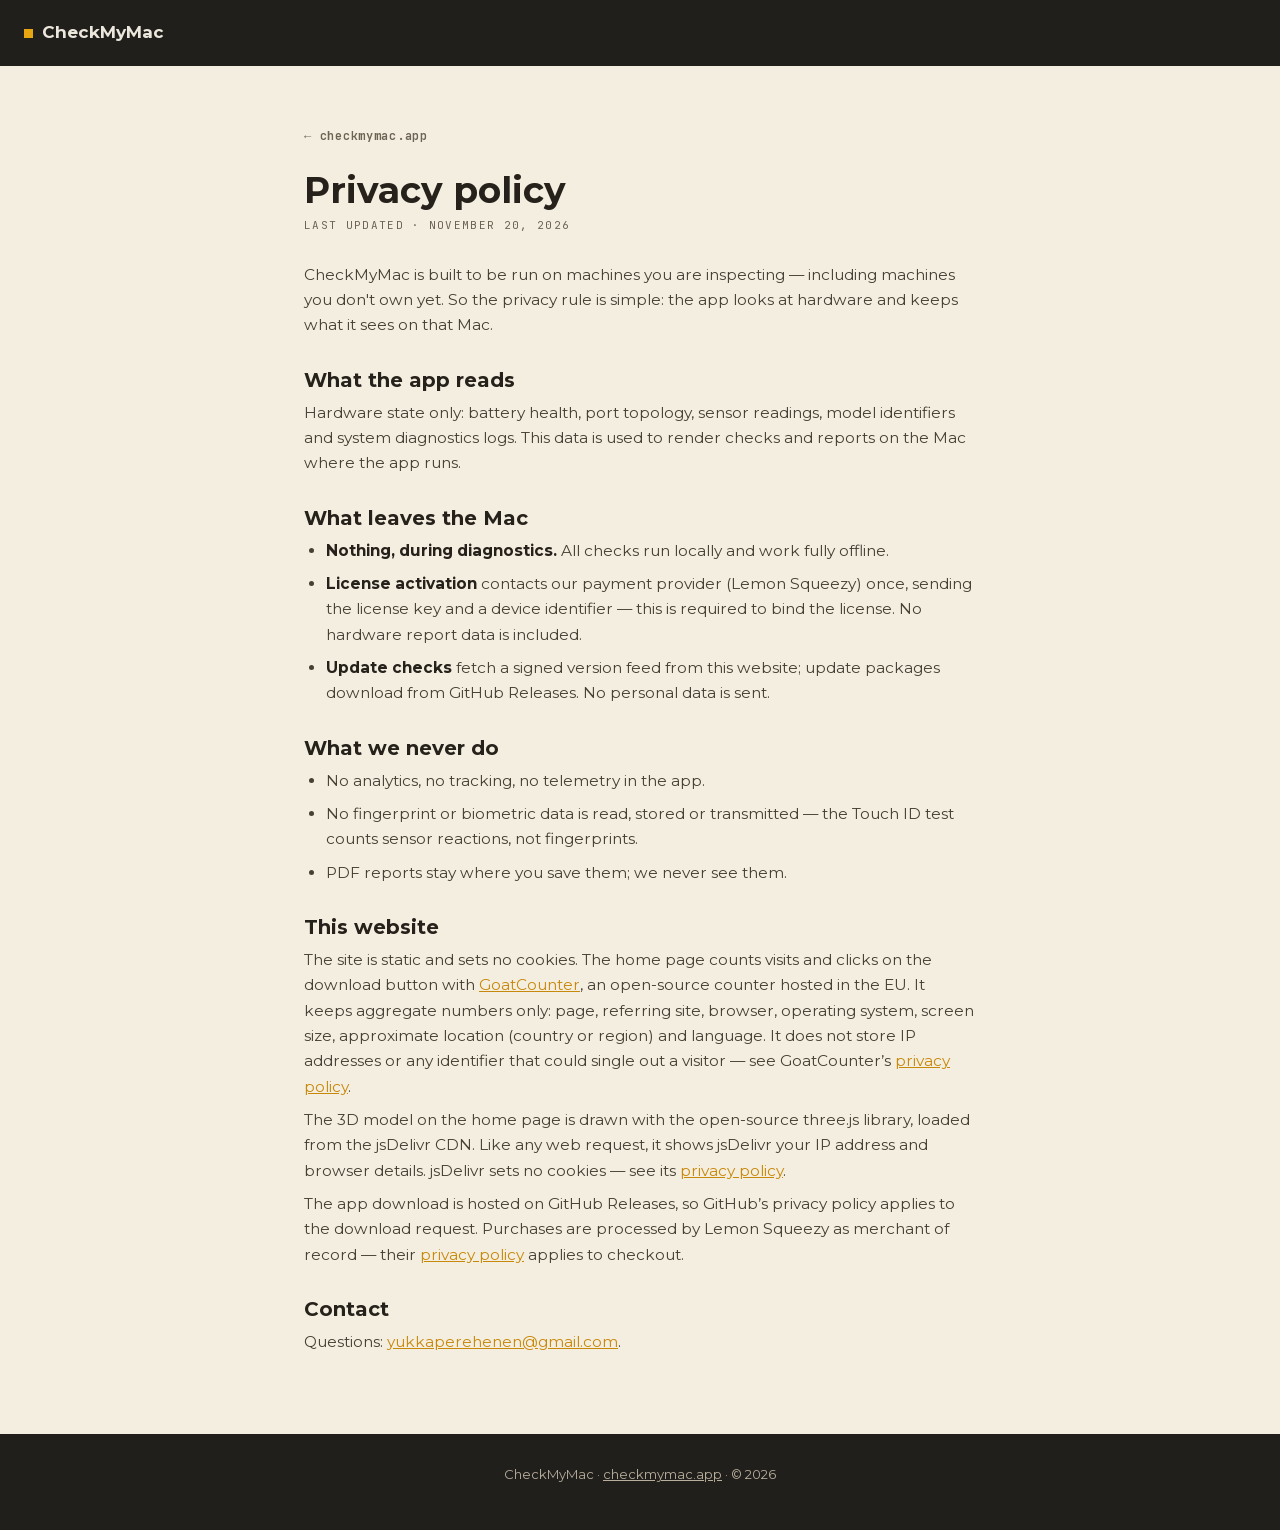
<file: privacy.html>
<!DOCTYPE html>
<html lang="en">
<head>
<meta charset="utf-8">
<meta name="viewport" content="width=device-width, initial-scale=1">
<title>Privacy — CheckMyMac</title>
<link rel="icon" type="image/png" sizes="32x32" href="/favicon-32.png">
<link rel="stylesheet" href="legal.css?v=20261120">
</head>
<body>
<header class="legal-nav"><a href="/">CheckMyMac</a></header>
<main class="legal">
  <a class="back" href="/">&larr; checkmymac.app</a>
  <h1>Privacy policy</h1>
  <p class="updated">LAST UPDATED &middot; NOVEMBER 20, 2026</p>

  <p>CheckMyMac is built to be run on machines you are inspecting — including machines you don't own yet. So the privacy rule is simple: the app looks at hardware and keeps what it sees on that Mac.</p>

  <h2>What the app reads</h2>
  <p>Hardware state only: battery health, port topology, sensor readings, model identifiers and system diagnostics logs. This data is used to render checks and reports on the Mac where the app runs.</p>

  <h2>What leaves the Mac</h2>
  <ul>
    <li><b>Nothing, during diagnostics.</b> All checks run locally and work fully offline.</li>
    <li><b>License activation</b> contacts our payment provider (Lemon Squeezy) once, sending the license key and a device identifier — this is required to bind the license. No hardware report data is included.</li>
    <li><b>Update checks</b> fetch a signed version feed from this website; update packages download from GitHub Releases. No personal data is sent.</li>
  </ul>

  <h2>What we never do</h2>
  <ul>
    <li>No analytics, no tracking, no telemetry in the app.</li>
    <li>No fingerprint or biometric data is read, stored or transmitted — the Touch ID test counts sensor reactions, not fingerprints.</li>
    <li>PDF reports stay where you save them; we never see them.</li>
  </ul>

  <h2>This website</h2>
  <p>The site is static and sets no cookies. The home page counts visits and clicks on the download button with <a href="https://www.goatcounter.com/">GoatCounter</a>, an open-source counter hosted in the EU. It keeps aggregate numbers only: page, referring site, browser, operating system, screen size, approximate location (country or region) and language. It does not store IP addresses or any identifier that could single out a visitor — see GoatCounter’s <a href="https://www.goatcounter.com/help/privacy">privacy policy</a>.</p>
  <p>The 3D model on the home page is drawn with the open-source three.js library, loaded from the jsDelivr CDN. Like any web request, it shows jsDelivr your IP address and browser details. jsDelivr sets no cookies — see its <a href="https://www.jsdelivr.com/terms/privacy-policy">privacy policy</a>.</p>
  <p>The app download is hosted on GitHub Releases, so GitHub’s privacy policy applies to the download request. Purchases are processed by Lemon Squeezy as merchant of record — their <a href="https://www.lemonsqueezy.com/privacy">privacy policy</a> applies to checkout.</p>

  <h2>Contact</h2>
  <p>Questions: <a href="mailto:yukkaperehenen@gmail.com">yukkaperehenen@gmail.com</a>.</p>
</main>
<footer class="legal-foot">CheckMyMac · <a href="/">checkmymac.app</a> · © 2026</footer>
</body>
</html>
</file>
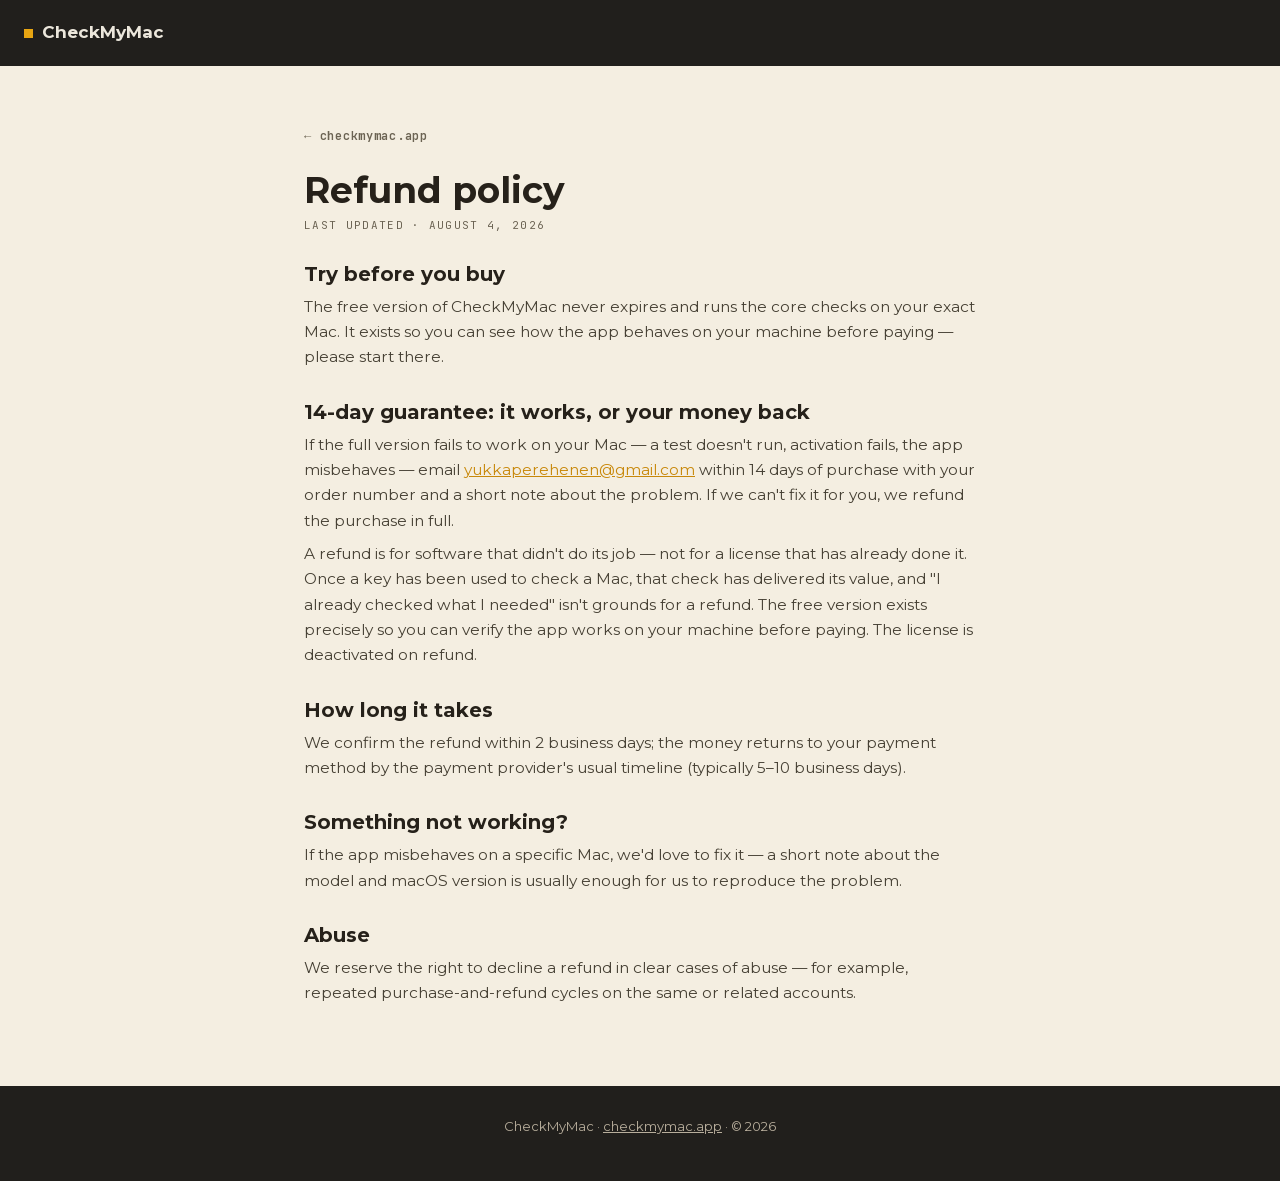
<file: refunds.html>
<!DOCTYPE html>
<html lang="en">
<head>
<meta charset="utf-8">
<meta name="viewport" content="width=device-width, initial-scale=1">
<title>Refund policy — CheckMyMac</title>
<link rel="icon" type="image/png" sizes="32x32" href="/favicon-32.png">
<link rel="stylesheet" href="legal.css?v=20261120">
</head>
<body>
<header class="legal-nav"><a href="/">CheckMyMac</a></header>
<main class="legal">
  <a class="back" href="/">&larr; checkmymac.app</a>
  <h1>Refund policy</h1>
  <p class="updated">LAST UPDATED &middot; AUGUST 4, 2026</p>

  <h2>Try before you buy</h2>
  <p>The free version of CheckMyMac never expires and runs the core checks on your exact Mac. It exists so you can see how the app behaves on your machine before paying — please start there.</p>

  <h2>14-day guarantee: it works, or your money back</h2>
  <p>If the full version fails to work on your Mac — a test doesn't run, activation fails, the app misbehaves — email <a href="mailto:yukkaperehenen@gmail.com">yukkaperehenen@gmail.com</a> within 14 days of purchase with your order number and a short note about the problem. If we can't fix it for you, we refund the purchase in full.</p>
  <p>A refund is for software that didn't do its job — not for a license that has already done it. Once a key has been used to check a Mac, that check has delivered its value, and "I already checked what I needed" isn't grounds for a refund. The free version exists precisely so you can verify the app works on your machine before paying. The license is deactivated on refund.</p>

  <h2>How long it takes</h2>
  <p>We confirm the refund within 2 business days; the money returns to your payment method by the payment provider's usual timeline (typically 5–10 business days).</p>

  <h2>Something not working?</h2>
  <p>If the app misbehaves on a specific Mac, we'd love to fix it — a short note about the model and macOS version is usually enough for us to reproduce the problem.</p>

  <h2>Abuse</h2>
  <p>We reserve the right to decline a refund in clear cases of abuse — for example, repeated purchase-and-refund cycles on the same or related accounts.</p>
</main>
<footer class="legal-foot">CheckMyMac · <a href="/">checkmymac.app</a> · © 2026</footer>
</body>
</html>
</file>
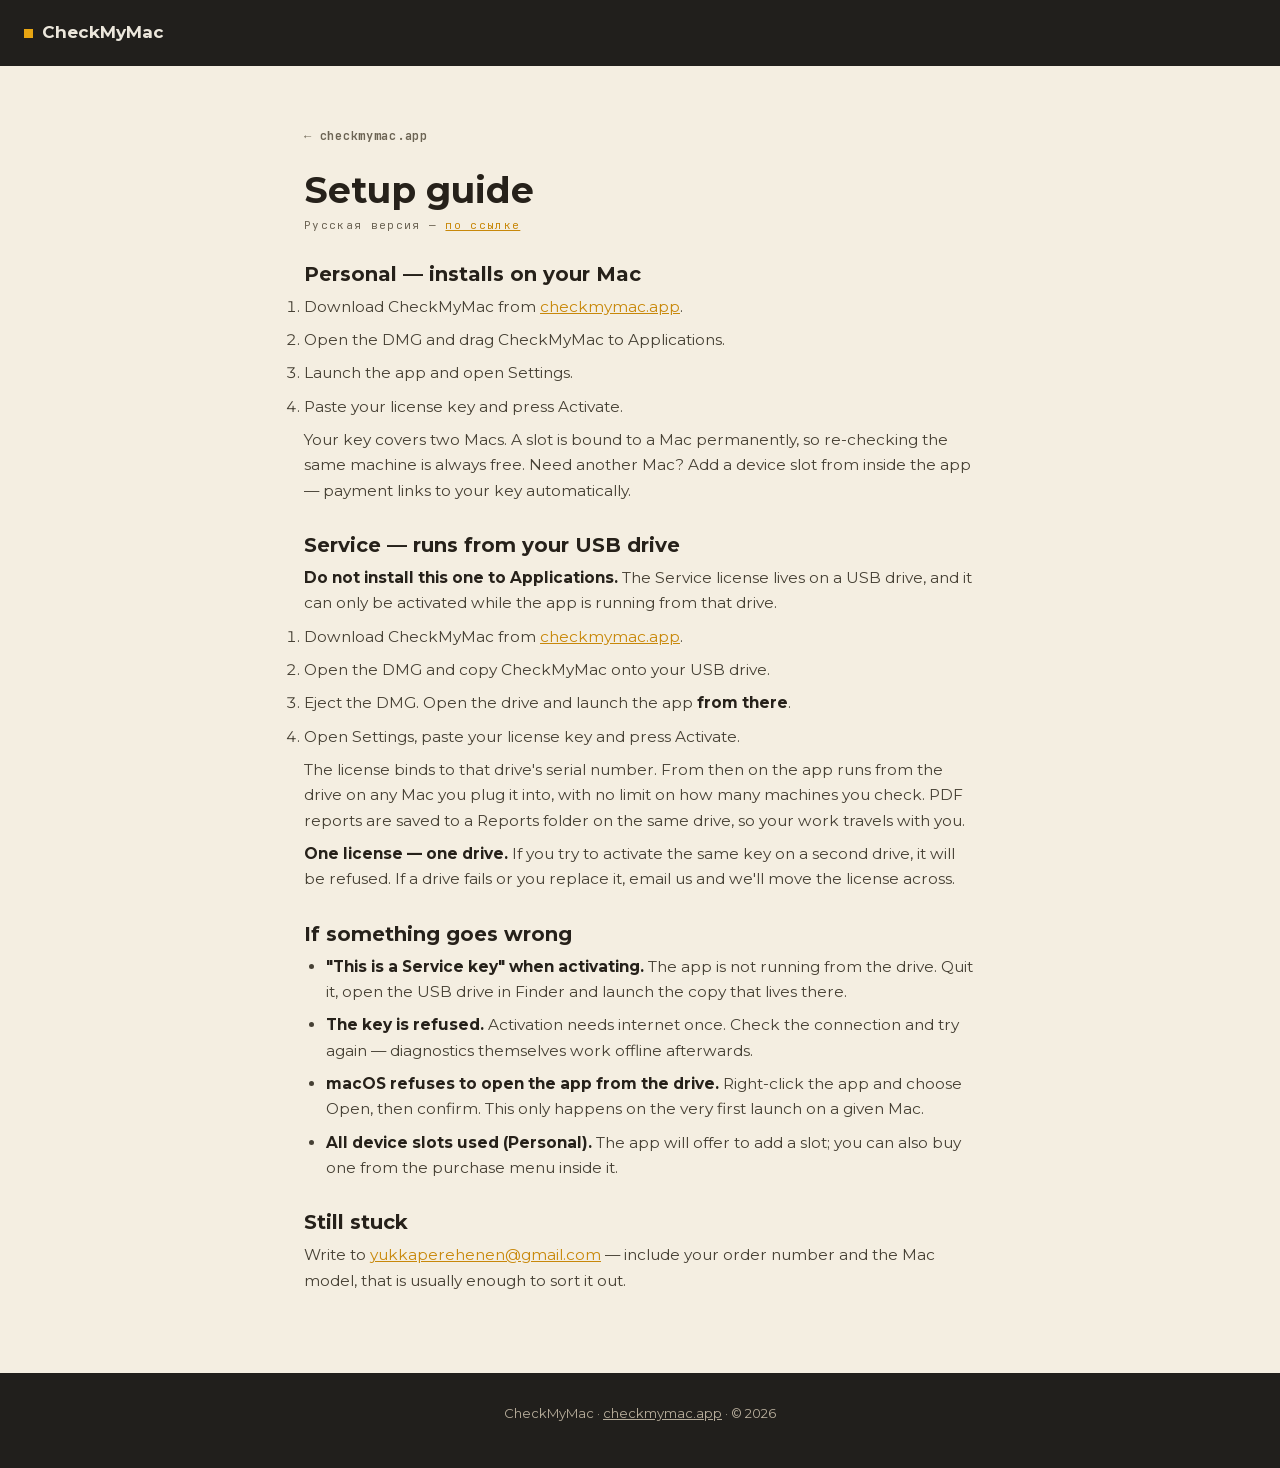
<file: setup.html>
<!DOCTYPE html>
<html lang="en">
<head>
<meta charset="utf-8">
<meta name="viewport" content="width=device-width, initial-scale=1">
<title>Setup guide — CheckMyMac</title>
<link rel="icon" type="image/png" sizes="32x32" href="/favicon-32.png">
<link rel="stylesheet" href="legal.css?v=20261120">
</head>
<body>
<header class="legal-nav"><a href="/">CheckMyMac</a></header>
<main class="legal">
  <a class="back" href="/">&larr; checkmymac.app</a>
  <h1>Setup guide</h1>
  <p class="updated">Русская версия — <a href="/ru/setup.html">по ссылке</a></p>

  <h2 id="personal">Personal — installs on your Mac</h2>
  <ol>
    <li>Download CheckMyMac from <a href="/">checkmymac.app</a>.</li>
    <li>Open the DMG and drag CheckMyMac to Applications.</li>
    <li>Launch the app and open Settings.</li>
    <li>Paste your license key and press Activate.</li>
  </ol>
  <p>Your key covers two Macs. A slot is bound to a Mac permanently, so re-checking the same machine is always free. Need another Mac? Add a device slot from inside the app — payment links to your key automatically.</p>

  <h2 id="service">Service — runs from your USB drive</h2>
  <p><b>Do not install this one to Applications.</b> The Service license lives on a USB drive, and it can only be activated while the app is running from that drive.</p>
  <ol>
    <li>Download CheckMyMac from <a href="/">checkmymac.app</a>.</li>
    <li>Open the DMG and copy CheckMyMac onto your USB drive.</li>
    <li>Eject the DMG. Open the drive and launch the app <b>from there</b>.</li>
    <li>Open Settings, paste your license key and press Activate.</li>
  </ol>
  <p>The license binds to that drive's serial number. From then on the app runs from the drive on any Mac you plug it into, with no limit on how many machines you check. PDF reports are saved to a Reports folder on the same drive, so your work travels with you.</p>
  <p><b>One license — one drive.</b> If you try to activate the same key on a second drive, it will be refused. If a drive fails or you replace it, email us and we'll move the license across.</p>

  <h2>If something goes wrong</h2>
  <ul>
    <li><b>"This is a Service key" when activating.</b> The app is not running from the drive. Quit it, open the USB drive in Finder and launch the copy that lives there.</li>
    <li><b>The key is refused.</b> Activation needs internet once. Check the connection and try again — diagnostics themselves work offline afterwards.</li>
    <li><b>macOS refuses to open the app from the drive.</b> Right-click the app and choose Open, then confirm. This only happens on the very first launch on a given Mac.</li>
    <li><b>All device slots used (Personal).</b> The app will offer to add a slot; you can also buy one from the purchase menu inside it.</li>
  </ul>

  <h2>Still stuck</h2>
  <p>Write to <a href="mailto:yukkaperehenen@gmail.com">yukkaperehenen@gmail.com</a> — include your order number and the Mac model, that is usually enough to sort it out.</p>
</main>
<footer class="legal-foot">CheckMyMac · <a href="/">checkmymac.app</a> · © 2026</footer>
</body>
</html>
</file>
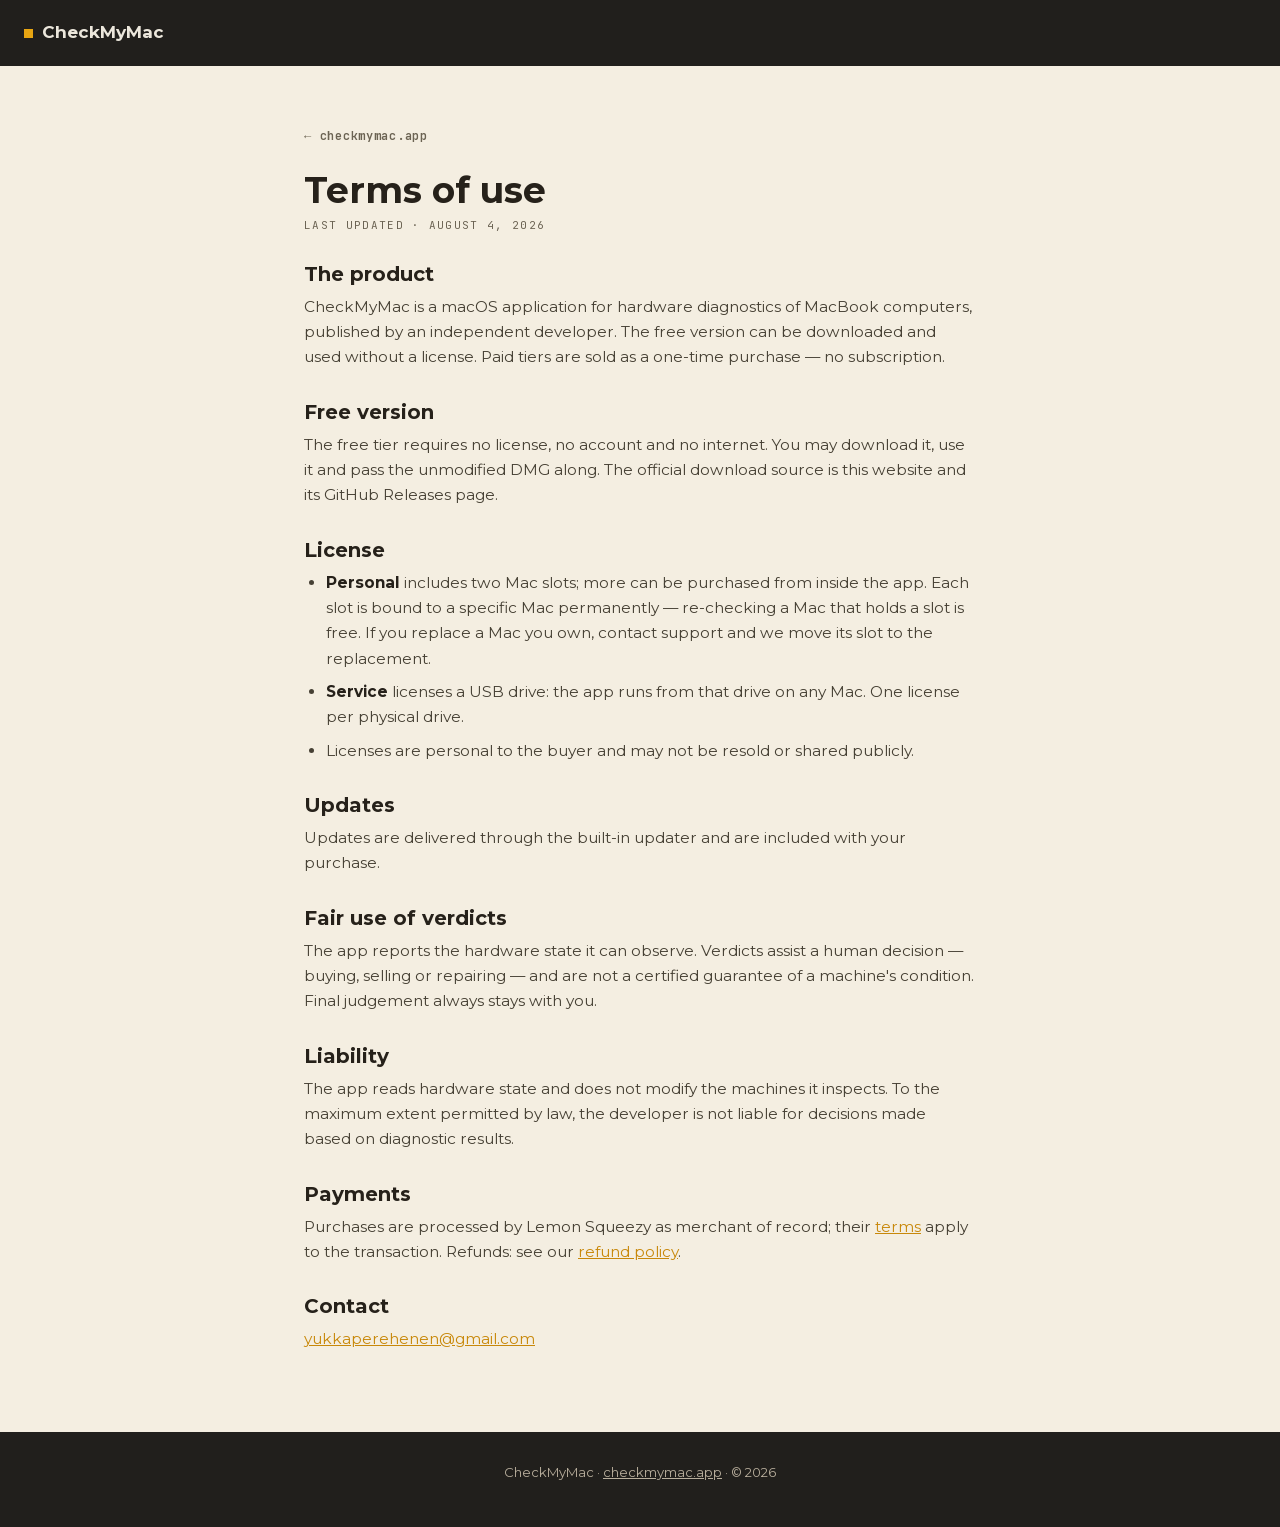
<file: terms.html>
<!DOCTYPE html>
<html lang="en">
<head>
<meta charset="utf-8">
<meta name="viewport" content="width=device-width, initial-scale=1">
<title>Terms — CheckMyMac</title>
<link rel="icon" type="image/png" sizes="32x32" href="/favicon-32.png">
<link rel="stylesheet" href="legal.css?v=20261120">
</head>
<body>
<header class="legal-nav"><a href="/">CheckMyMac</a></header>
<main class="legal">
  <a class="back" href="/">&larr; checkmymac.app</a>
  <h1>Terms of use</h1>
  <p class="updated">LAST UPDATED &middot; AUGUST 4, 2026</p>

  <h2>The product</h2>
  <p>CheckMyMac is a macOS application for hardware diagnostics of MacBook computers, published by an independent developer. The free version can be downloaded and used without a license. Paid tiers are sold as a one-time purchase — no subscription.</p>

  <h2>Free version</h2>
  <p>The free tier requires no license, no account and no internet. You may download it, use it and pass the unmodified DMG along. The official download source is this website and its GitHub Releases page.</p>

  <h2>License</h2>
  <ul>
    <li><b>Personal</b> includes two Mac slots; more can be purchased from inside the app. Each slot is bound to a specific Mac permanently — re-checking a Mac that holds a slot is free. If you replace a Mac you own, contact support and we move its slot to the replacement.</li>
    <li><b>Service</b> licenses a USB drive: the app runs from that drive on any Mac. One license per physical drive.</li>
    <li>Licenses are personal to the buyer and may not be resold or shared publicly.</li>
  </ul>

  <h2>Updates</h2>
  <p>Updates are delivered through the built-in updater and are included with your purchase.</p>

  <h2>Fair use of verdicts</h2>
  <p>The app reports the hardware state it can observe. Verdicts assist a human decision — buying, selling or repairing — and are not a certified guarantee of a machine's condition. Final judgement always stays with you.</p>

  <h2>Liability</h2>
  <p>The app reads hardware state and does not modify the machines it inspects. To the maximum extent permitted by law, the developer is not liable for decisions made based on diagnostic results.</p>

  <h2>Payments</h2>
  <p>Purchases are processed by Lemon Squeezy as merchant of record; their <a href="https://www.lemonsqueezy.com/terms">terms</a> apply to the transaction. Refunds: see our <a href="refunds.html">refund policy</a>.</p>

  <h2>Contact</h2>
  <p><a href="mailto:yukkaperehenen@gmail.com">yukkaperehenen@gmail.com</a></p>
</main>
<footer class="legal-foot">CheckMyMac · <a href="/">checkmymac.app</a> · © 2026</footer>
</body>
</html>
</file>
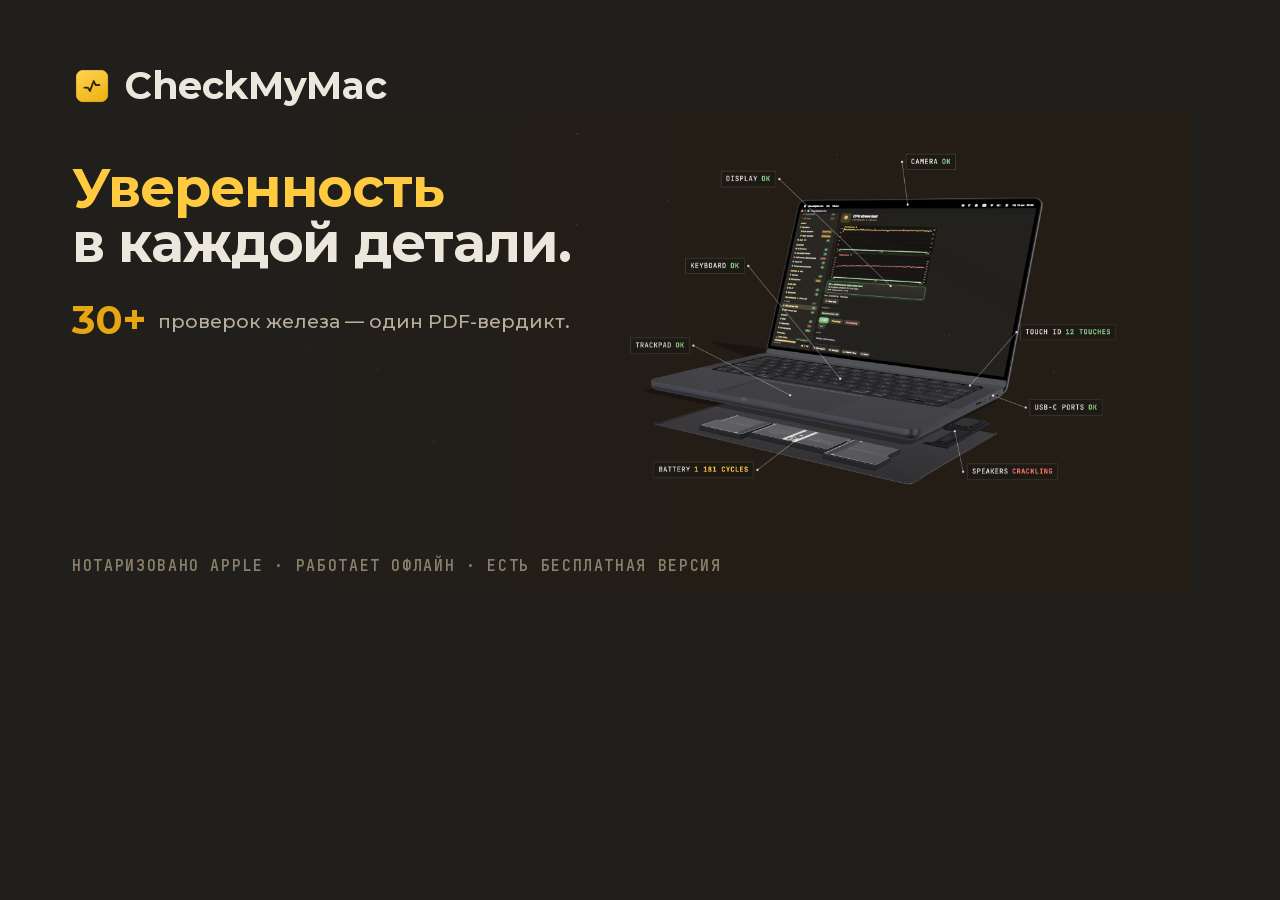
<file: img/og-ru-src.html>
<!DOCTYPE html>
<html lang="ru">
<head>
<meta charset="utf-8">
<style>
/* Исходник РУССКОЙ картинки для соцсетей. Снимается Playwright'ом в 1200×630 →  img/og.png
   Шрифты локальные (те же, что на сайте) — интернет при съёмке не нужен. */


@font-face { font-family: "Montserrat"; font-style: normal; font-weight: 400 700;
  src: url(../assets/fonts/montserrat-latin.woff2) format("woff2"); font-display: block;
  unicode-range: U+0000-00FF, U+0131, U+0152-0153, U+02BB-02BC, U+02C6, U+02DA, U+02DC, U+0304, U+0308, U+0329, U+2000-206F, U+20AC, U+2122, U+2191, U+2193, U+2212, U+2215, U+FEFF, U+FFFD; }
@font-face { font-family: "Montserrat"; font-style: normal; font-weight: 400 700;
  src: url(../assets/fonts/montserrat-latin-ext.woff2) format("woff2"); font-display: block;
  unicode-range: U+0100-02BA, U+02BD-02C5, U+02C7-02CC, U+02CE-02D7, U+02DD-02FF, U+0304, U+0308, U+0329, U+1D00-1DBF, U+1E00-1E9F, U+1EF2-1EFF, U+2020, U+20A0-20AB, U+20AD-20C0, U+2113, U+2C60-2C7F, U+A720-A7FF; }
@font-face { font-family: "Montserrat"; font-style: normal; font-weight: 400 700;
  src: url(../assets/fonts/montserrat-cyrillic.woff2) format("woff2"); font-display: block;
  unicode-range: U+0301, U+0400-045F, U+0490-0491, U+04B0-04B1, U+2116; }
@font-face { font-family: "Montserrat"; font-style: normal; font-weight: 400 700;
  src: url(../assets/fonts/montserrat-cyrillic-ext.woff2) format("woff2"); font-display: block;
  unicode-range: U+0460-052F, U+1C80-1C8A, U+20B4, U+2DE0-2DFF, U+A640-A69F, U+FE2E-FE2F; }
@font-face { font-family: "JetBrains Mono"; font-style: normal; font-weight: 400 600;
  src: url(../assets/fonts/jetbrains-mono-cyrillic.woff2) format("woff2"); font-display: block; }
@font-face { font-family: "JetBrains Mono"; font-style: normal; font-weight: 400 600;
  src: url(../assets/fonts/jetbrains-mono-latin.woff2) format("woff2"); font-display: block;
  unicode-range: U+0000-00FF; }

* { margin: 0; padding: 0; box-sizing: border-box; }
html, body { width: 1200px; height: 630px; overflow: hidden; }
body {
  background: #211f1c;
  color: #ece7dc;
  font-family: "Montserrat", -apple-system, sans-serif;
  position: relative;
}

/* кадр героя справа, уходит за край и растворяется в фоне */
.mac {
  position: absolute; right: 8px; top: 56%; transform: translateY(-50%);
  width: 1010px; height: 553px;
  background: url(og-mac.png) center / contain no-repeat;
}
.mac::after {
  content: ""; position: absolute; inset: 0;
  background: linear-gradient(90deg, #211f1c 0%, rgba(33,31,28,.9) 12%, rgba(33,31,28,.35) 34%, transparent 52%);
}

.copy { position: absolute; left: 72px; top: 62px; width: 600px; z-index: 2; }

.brand { display: flex; align-items: center; gap: 13px; font-size: 38px; font-weight: 700; letter-spacing: -.01em; }
.brand img { width: 40px; height: 40px; border-radius: 9px; display: block; }

h1 { margin-top: 52px; font-size: 54px; font-weight: 700; line-height: 1.02; letter-spacing: -.02em; }
h1 span { color: #ffca3f; }

.stat { margin-top: 22px; font-size: 19px; font-weight: 500; color: #b8ae9c; line-height: 1.35; }
.stat b { font-size: 40px; font-weight: 700; color: #e8a512; vertical-align: -6px; margin-right: 12px; }

.foot {
  position: absolute; left: 72px; bottom: 54px; z-index: 2;
  font-family: "JetBrains Mono", monospace; font-size: 15px; font-weight: 600;
  letter-spacing: .11em; color: #8a7f6a; text-transform: uppercase;
}
</style>
</head>
<body>
  <div class="mac"></div>
  <div class="copy">
    <div class="brand"><img src="appicon.png" alt="">CheckMyMac</div>
    <h1><span>Уверенность</span><br>в каждой детали.</h1>
    <p class="stat"><b>30+</b>проверок железа — один PDF-вердикт.</p>
  </div>
  <div class="foot">Нотаризовано Apple · Работает офлайн · Есть бесплатная версия</div>
</body>
</html>
</file>
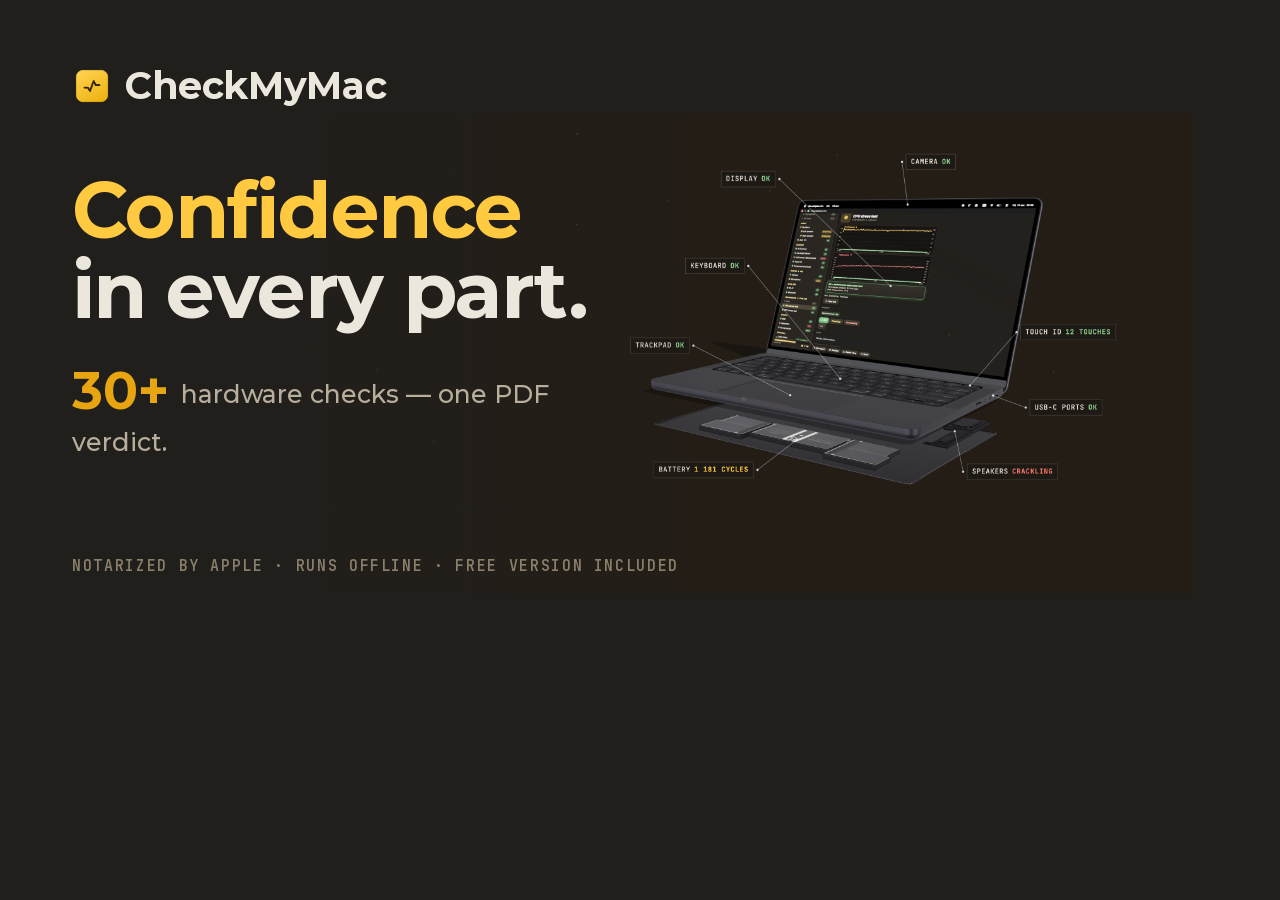
<file: img/og-src.html>
<!DOCTYPE html>
<html lang="en">
<head>
<meta charset="utf-8">
<style>
/* Исходник картинки для соцсетей. Снимается Playwright'ом в 1200×630 →  img/og.png
   Шрифты локальные (те же, что на сайте) — интернет при съёмке не нужен. */

@font-face { font-family: "Montserrat"; font-style: normal; font-weight: 400 700;
  src: url(../assets/fonts/montserrat-latin.woff2) format("woff2"); font-display: block;
  unicode-range: U+0000-00FF, U+0131, U+0152-0153, U+02BB-02BC, U+02C6, U+02DA, U+02DC, U+0304, U+0308, U+0329, U+2000-206F, U+20AC, U+2122, U+2191, U+2193, U+2212, U+2215, U+FEFF, U+FFFD; }
@font-face { font-family: "Montserrat"; font-style: normal; font-weight: 400 700;
  src: url(../assets/fonts/montserrat-latin-ext.woff2) format("woff2"); font-display: block;
  unicode-range: U+0100-02BA, U+02BD-02C5, U+02C7-02CC, U+02CE-02D7, U+02DD-02FF, U+0304, U+0308, U+0329, U+1D00-1DBF, U+1E00-1E9F, U+1EF2-1EFF, U+2020, U+20A0-20AB, U+20AD-20C0, U+2113, U+2C60-2C7F, U+A720-A7FF; }
@font-face { font-family: "JetBrains Mono"; font-style: normal; font-weight: 400 600;
  src: url(../assets/fonts/jetbrains-mono-latin.woff2) format("woff2"); font-display: block; }

* { margin: 0; padding: 0; box-sizing: border-box; }
html, body { width: 1200px; height: 630px; overflow: hidden; }
body {
  background: #211f1c;
  color: #ece7dc;
  font-family: "Montserrat", sans-serif;
  position: relative;
}

/* кадр героя справа, уходит за край и растворяется в фоне */
.mac {
  position: absolute; right: 8px; top: 56%; transform: translateY(-50%);
  width: 1010px; height: 553px;
  background: url(og-mac.png) center / contain no-repeat;
}
.mac::after {
  content: ""; position: absolute; inset: 0;
  background: linear-gradient(90deg, #211f1c 0%, rgba(33,31,28,.9) 12%, rgba(33,31,28,.35) 34%, transparent 52%);
}

.copy { position: absolute; left: 72px; top: 62px; width: 560px; z-index: 2; }

.brand { display: flex; align-items: center; gap: 13px; font-size: 38px; font-weight: 700; letter-spacing: -.01em; }
.brand img { width: 40px; height: 40px; border-radius: 9px; display: block; }

h1 { margin-top: 62px; font-size: 78px; font-weight: 700; line-height: 1.02; letter-spacing: -.02em; }
h1 span { color: #ffca3f; }

.stat { margin-top: 26px; font-size: 25px; font-weight: 500; color: #b8ae9c; line-height: 1.35; }
.stat b { font-size: 52px; font-weight: 700; color: #e8a512; vertical-align: -6px; margin-right: 12px; }

.foot {
  position: absolute; left: 72px; bottom: 54px; z-index: 2;
  font-family: "JetBrains Mono", monospace; font-size: 15px; font-weight: 600;
  letter-spacing: .11em; color: #8a7f6a; text-transform: uppercase;
}
</style>
</head>
<body>
  <div class="mac"></div>
  <div class="copy">
    <div class="brand"><img src="appicon.png" alt="">CheckMyMac</div>
    <h1><span>Confidence</span><br>in every part.</h1>
    <p class="stat"><b>30+</b>hardware checks — one PDF verdict.</p>
  </div>
  <div class="foot">Notarized by Apple · Runs offline · Free version included</div>
</body>
</html>
</file>
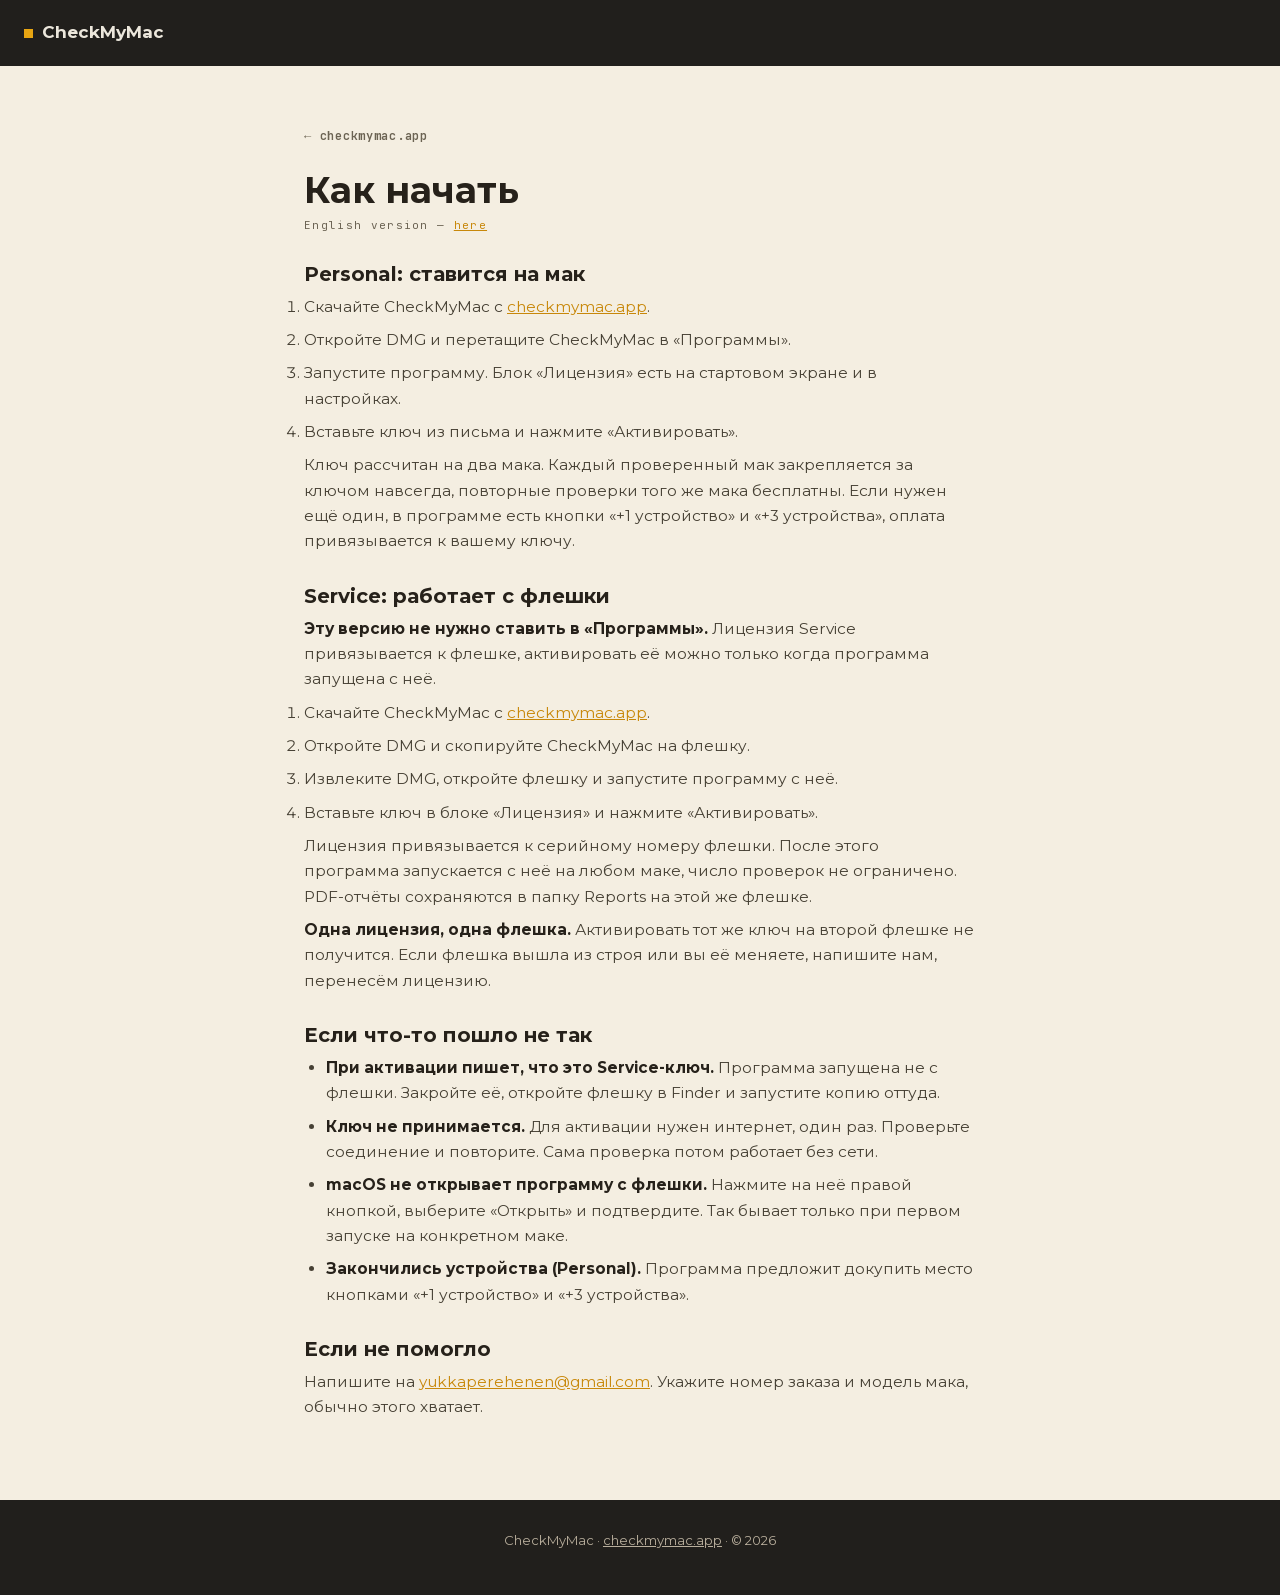
<file: ru/setup.html>
<!DOCTYPE html>
<html lang="ru">
<head>
<meta charset="utf-8">
<meta name="viewport" content="width=device-width, initial-scale=1">
<title>Как начать — CheckMyMac</title>
<link rel="icon" type="image/png" sizes="32x32" href="/favicon-32.png">
<link rel="stylesheet" href="/legal.css?v=20261120">
</head>
<body>
<header class="legal-nav"><a href="/ru/">CheckMyMac</a></header>
<main class="legal">
  <a class="back" href="/ru/">&larr; checkmymac.app</a>
  <h1>Как начать</h1>
  <p class="updated">English version — <a href="/setup.html">here</a></p>

  <h2 id="personal">Personal: ставится на мак</h2>
  <ol>
    <li>Скачайте CheckMyMac с <a href="/ru/">checkmymac.app</a>.</li>
    <li>Откройте DMG и перетащите CheckMyMac в «Программы».</li>
    <li>Запустите программу. Блок «Лицензия» есть на стартовом экране и в настройках.</li>
    <li>Вставьте ключ из письма и нажмите «Активировать».</li>
  </ol>
  <p>Ключ рассчитан на два мака. Каждый проверенный мак закрепляется за ключом навсегда, повторные проверки того же мака бесплатны. Если нужен ещё один, в программе есть кнопки «+1 устройство» и «+3 устройства», оплата привязывается к вашему ключу.</p>

  <h2 id="service">Service: работает с флешки</h2>
  <p><b>Эту версию не нужно ставить в «Программы».</b> Лицензия Service привязывается к флешке, активировать её можно только когда программа запущена с неё.</p>
  <ol>
    <li>Скачайте CheckMyMac с <a href="/ru/">checkmymac.app</a>.</li>
    <li>Откройте DMG и скопируйте CheckMyMac на флешку.</li>
    <li>Извлеките DMG, откройте флешку и запустите программу с неё.</li>
    <li>Вставьте ключ в блоке «Лицензия» и нажмите «Активировать».</li>
  </ol>
  <p>Лицензия привязывается к серийному номеру флешки. После этого программа запускается с неё на любом маке, число проверок не ограничено. PDF-отчёты сохраняются в папку Reports на этой же флешке.</p>
  <p><b>Одна лицензия, одна флешка.</b> Активировать тот же ключ на второй флешке не получится. Если флешка вышла из строя или вы её меняете, напишите нам, перенесём лицензию.</p>

  <h2>Если что-то пошло не так</h2>
  <ul>
    <li><b>При активации пишет, что это Service-ключ.</b> Программа запущена не с флешки. Закройте её, откройте флешку в Finder и запустите копию оттуда.</li>
    <li><b>Ключ не принимается.</b> Для активации нужен интернет, один раз. Проверьте соединение и повторите. Сама проверка потом работает без сети.</li>
    <li><b>macOS не открывает программу с флешки.</b> Нажмите на неё правой кнопкой, выберите «Открыть» и подтвердите. Так бывает только при первом запуске на конкретном маке.</li>
    <li><b>Закончились устройства (Personal).</b> Программа предложит докупить место кнопками «+1 устройство» и «+3 устройства».</li>
  </ul>

  <h2>Если не помогло</h2>
  <p>Напишите на <a href="mailto:yukkaperehenen@gmail.com">yukkaperehenen@gmail.com</a>. Укажите номер заказа и модель мака, обычно этого хватает.</p>
</main>
<footer class="legal-foot">CheckMyMac · <a href="/ru/">checkmymac.app</a> · © 2026</footer>
</body>
</html>
</file>
<file: legal.css>
/* Юридические страницы — стиль «Прибор и бумага» (самодостаточный) */
/* Шрифты свои, из assets/fonts (2026-11-20): раньше страница тянула их с
   Google Fonts — лишний запрос к чужому серверу, а у Space Grotesk нет
   кириллицы. Montserrat тот же, что на главной. */
@font-face {
  font-family: 'JetBrains Mono';
  font-style: normal;
  font-weight: 400;
  font-display: swap;
  src: url(assets/fonts/jetbrains-mono-cyrillic-ext.woff2) format('woff2');
  unicode-range: U+0460-052F, U+1C80-1C8A, U+20B4, U+2DE0-2DFF, U+A640-A69F, U+FE2E-FE2F;
}
@font-face {
  font-family: 'JetBrains Mono';
  font-style: normal;
  font-weight: 400;
  font-display: swap;
  src: url(assets/fonts/jetbrains-mono-cyrillic.woff2) format('woff2');
  unicode-range: U+0301, U+0400-045F, U+0490-0491, U+04B0-04B1, U+2116;
}
@font-face {
  font-family: 'JetBrains Mono';
  font-style: normal;
  font-weight: 400;
  font-display: swap;
  src: url(assets/fonts/jetbrains-mono-latin-ext.woff2) format('woff2');
  unicode-range: U+0100-02BA, U+02BD-02C5, U+02C7-02CC, U+02CE-02D7, U+02DD-02FF, U+0304, U+0308, U+0329, U+1D00-1DBF, U+1E00-1E9F, U+1EF2-1EFF, U+2020, U+20A0-20AB, U+20AD-20C0, U+2113, U+2C60-2C7F, U+A720-A7FF;
}
@font-face {
  font-family: 'JetBrains Mono';
  font-style: normal;
  font-weight: 400;
  font-display: swap;
  src: url(assets/fonts/jetbrains-mono-latin.woff2) format('woff2');
  unicode-range: U+0000-00FF, U+0131, U+0152-0153, U+02BB-02BC, U+02C6, U+02DA, U+02DC, U+0304, U+0308, U+0329, U+2000-206F, U+20AC, U+2122, U+2191, U+2193, U+2212, U+2215, U+FEFF, U+FFFD;
}
@font-face {
  font-family: 'JetBrains Mono';
  font-style: normal;
  font-weight: 600;
  font-display: swap;
  src: url(assets/fonts/jetbrains-mono-cyrillic-ext.woff2) format('woff2');
  unicode-range: U+0460-052F, U+1C80-1C8A, U+20B4, U+2DE0-2DFF, U+A640-A69F, U+FE2E-FE2F;
}
@font-face {
  font-family: 'JetBrains Mono';
  font-style: normal;
  font-weight: 600;
  font-display: swap;
  src: url(assets/fonts/jetbrains-mono-cyrillic.woff2) format('woff2');
  unicode-range: U+0301, U+0400-045F, U+0490-0491, U+04B0-04B1, U+2116;
}
@font-face {
  font-family: 'JetBrains Mono';
  font-style: normal;
  font-weight: 600;
  font-display: swap;
  src: url(assets/fonts/jetbrains-mono-latin-ext.woff2) format('woff2');
  unicode-range: U+0100-02BA, U+02BD-02C5, U+02C7-02CC, U+02CE-02D7, U+02DD-02FF, U+0304, U+0308, U+0329, U+1D00-1DBF, U+1E00-1E9F, U+1EF2-1EFF, U+2020, U+20A0-20AB, U+20AD-20C0, U+2113, U+2C60-2C7F, U+A720-A7FF;
}
@font-face {
  font-family: 'JetBrains Mono';
  font-style: normal;
  font-weight: 600;
  font-display: swap;
  src: url(assets/fonts/jetbrains-mono-latin.woff2) format('woff2');
  unicode-range: U+0000-00FF, U+0131, U+0152-0153, U+02BB-02BC, U+02C6, U+02DA, U+02DC, U+0304, U+0308, U+0329, U+2000-206F, U+20AC, U+2122, U+2191, U+2193, U+2212, U+2215, U+FEFF, U+FFFD;
}
@font-face {
  font-family: 'Montserrat';
  font-style: normal;
  font-weight: 400;
  font-display: swap;
  src: url(assets/fonts/montserrat-cyrillic-ext.woff2) format('woff2');
  unicode-range: U+0460-052F, U+1C80-1C8A, U+20B4, U+2DE0-2DFF, U+A640-A69F, U+FE2E-FE2F;
}
@font-face {
  font-family: 'Montserrat';
  font-style: normal;
  font-weight: 700;
  font-display: swap;
  src: url(assets/fonts/montserrat-cyrillic-ext.woff2) format('woff2');
  unicode-range: U+0460-052F, U+1C80-1C8A, U+20B4, U+2DE0-2DFF, U+A640-A69F, U+FE2E-FE2F;
}
@font-face {
  font-family: 'Montserrat';
  font-style: normal;
  font-weight: 400;
  font-display: swap;
  src: url(assets/fonts/montserrat-cyrillic.woff2) format('woff2');
  unicode-range: U+0301, U+0400-045F, U+0490-0491, U+04B0-04B1, U+2116;
}
@font-face {
  font-family: 'Montserrat';
  font-style: normal;
  font-weight: 700;
  font-display: swap;
  src: url(assets/fonts/montserrat-cyrillic.woff2) format('woff2');
  unicode-range: U+0301, U+0400-045F, U+0490-0491, U+04B0-04B1, U+2116;
}
@font-face {
  font-family: 'Montserrat';
  font-style: normal;
  font-weight: 400;
  font-display: swap;
  src: url(assets/fonts/montserrat-latin-ext.woff2) format('woff2');
  unicode-range: U+0100-02BA, U+02BD-02C5, U+02C7-02CC, U+02CE-02D7, U+02DD-02FF, U+0304, U+0308, U+0329, U+1D00-1DBF, U+1E00-1E9F, U+1EF2-1EFF, U+2020, U+20A0-20AB, U+20AD-20C0, U+2113, U+2C60-2C7F, U+A720-A7FF;
}
@font-face {
  font-family: 'Montserrat';
  font-style: normal;
  font-weight: 700;
  font-display: swap;
  src: url(assets/fonts/montserrat-latin-ext.woff2) format('woff2');
  unicode-range: U+0100-02BA, U+02BD-02C5, U+02C7-02CC, U+02CE-02D7, U+02DD-02FF, U+0304, U+0308, U+0329, U+1D00-1DBF, U+1E00-1E9F, U+1EF2-1EFF, U+2020, U+20A0-20AB, U+20AD-20C0, U+2113, U+2C60-2C7F, U+A720-A7FF;
}
@font-face {
  font-family: 'Montserrat';
  font-style: normal;
  font-weight: 400;
  font-display: swap;
  src: url(assets/fonts/montserrat-latin.woff2) format('woff2');
  unicode-range: U+0000-00FF, U+0131, U+0152-0153, U+02BB-02BC, U+02C6, U+02DA, U+02DC, U+0304, U+0308, U+0329, U+2000-206F, U+20AC, U+2122, U+2191, U+2193, U+2212, U+2215, U+FEFF, U+FFFD;
}
@font-face {
  font-family: 'Montserrat';
  font-style: normal;
  font-weight: 700;
  font-display: swap;
  src: url(assets/fonts/montserrat-latin.woff2) format('woff2');
  unicode-range: U+0000-00FF, U+0131, U+0152-0153, U+02BB-02BC, U+02C6, U+02DA, U+02DC, U+0304, U+0308, U+0329, U+2000-206F, U+20AC, U+2122, U+2191, U+2193, U+2212, U+2215, U+FEFF, U+FFFD;
}
:root {
  --coal: #211f1c; --ink-on-coal: #ece7dc; --dim-on-coal: #b8ae9c;
  --paper: #f4eee1; --ink: #26211a; --dim: #6b6353; --body: #464034;
  --amber: #e8a512; --amber-deep: #c8880a; --rule-l: #d5c9b0;
  --font-d: "Montserrat", -apple-system, sans-serif;
  --font-m: "JetBrains Mono", ui-monospace, monospace;
}
* { margin: 0; padding: 0; box-sizing: border-box; }
html, body { overflow-x: clip; }
body { background: var(--paper); color: var(--ink); font: 16px/1.65 var(--font-d); }
.legal-nav { background: var(--coal); padding: 20px 24px; }
.legal-nav a { font: 700 17px var(--font-d); color: var(--ink-on-coal); text-decoration: none; }
.legal-nav a::before { content: ""; display: inline-block; width: 9px; height: 9px; background: var(--amber); margin-right: 9px; }
.legal { max-width: 720px; margin: 0 auto; padding: 56px 24px 72px; }
.legal h1 { font: 700 clamp(26px, 3vw, 36px)/1.15 var(--font-d); margin-bottom: 6px; }
.legal .updated { font: 11px var(--font-m); letter-spacing: .12em; color: var(--dim); margin-bottom: 30px; }
.legal h2 { font: 700 1.25rem var(--font-d); margin: 30px 0 8px; }
.legal p, .legal li { color: var(--body); font-size: .96rem; margin-bottom: 8px; }
.legal ul { padding-left: 1.4rem; margin: 8px 0; }
.legal b { color: var(--ink); }
.legal a { color: var(--amber-deep); }
.legal a.back { display: inline-block; margin-bottom: 26px; font: 600 12px var(--font-m); letter-spacing: .06em; color: var(--dim); text-decoration: none; }
.legal a.back:hover { color: var(--ink); }
.legal-foot { background: var(--coal); color: var(--dim-on-coal); padding: 30px 24px 44px; font-size: 13px; text-align: center; }
.legal-foot a { color: var(--dim-on-coal); }
</file>
